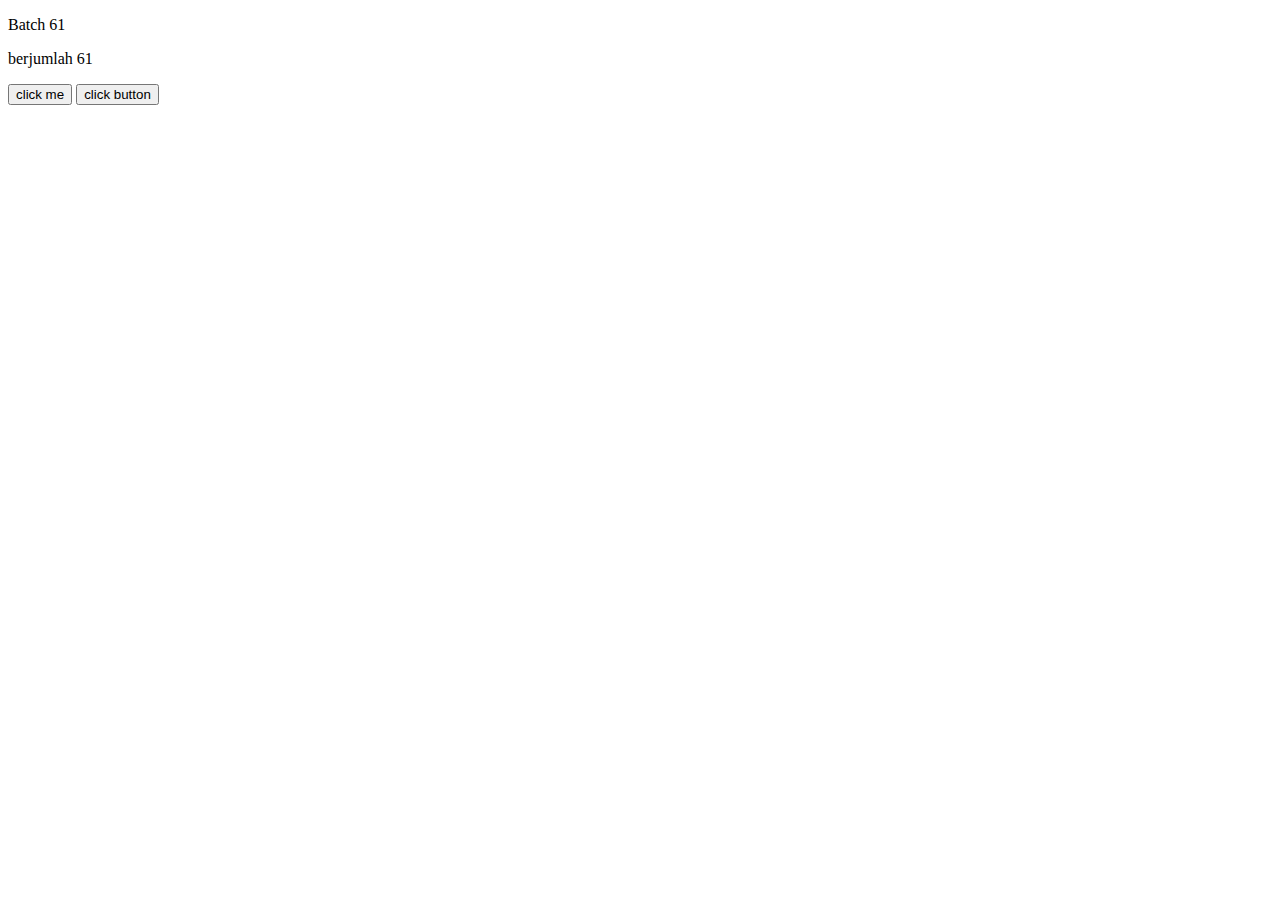
<file: index.html>
<!DOCTYPE html>
<html lang="en">
<head>
    <meta charset="UTF-8">
    <meta name="viewport" content="width=device-width, initial-scale=1.0">
    <title>Document</title>
</head>
<body>
    <p>Batch 61</p>
    <p>berjumlah 61</p>
    <button>click me</button>
    <button>click button</button>
</body>
</html>
</file>
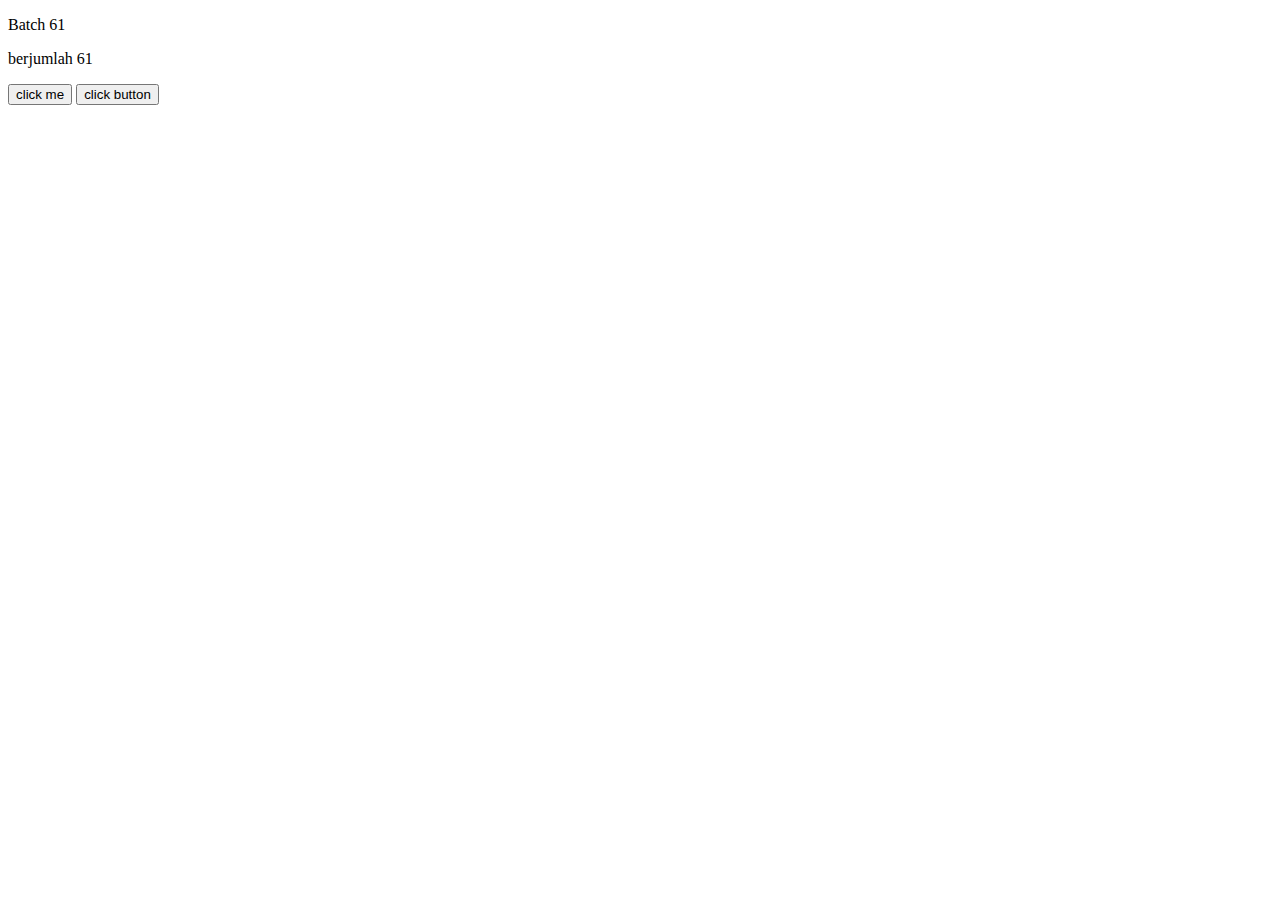
<file: Day 1/index.html>
<!DOCTYPE html>
<html lang="en">
<head>
    <meta charset="UTF-8">
    <meta name="viewport" content="width=device-width, initial-scale=1.0">
    <title>Document</title>
</head>
<body>
    <p>Batch 61</p>
    <p>berjumlah 61</p>
    <button>click me</button>
    <button>click button</button>
</body>
</html>
</file>
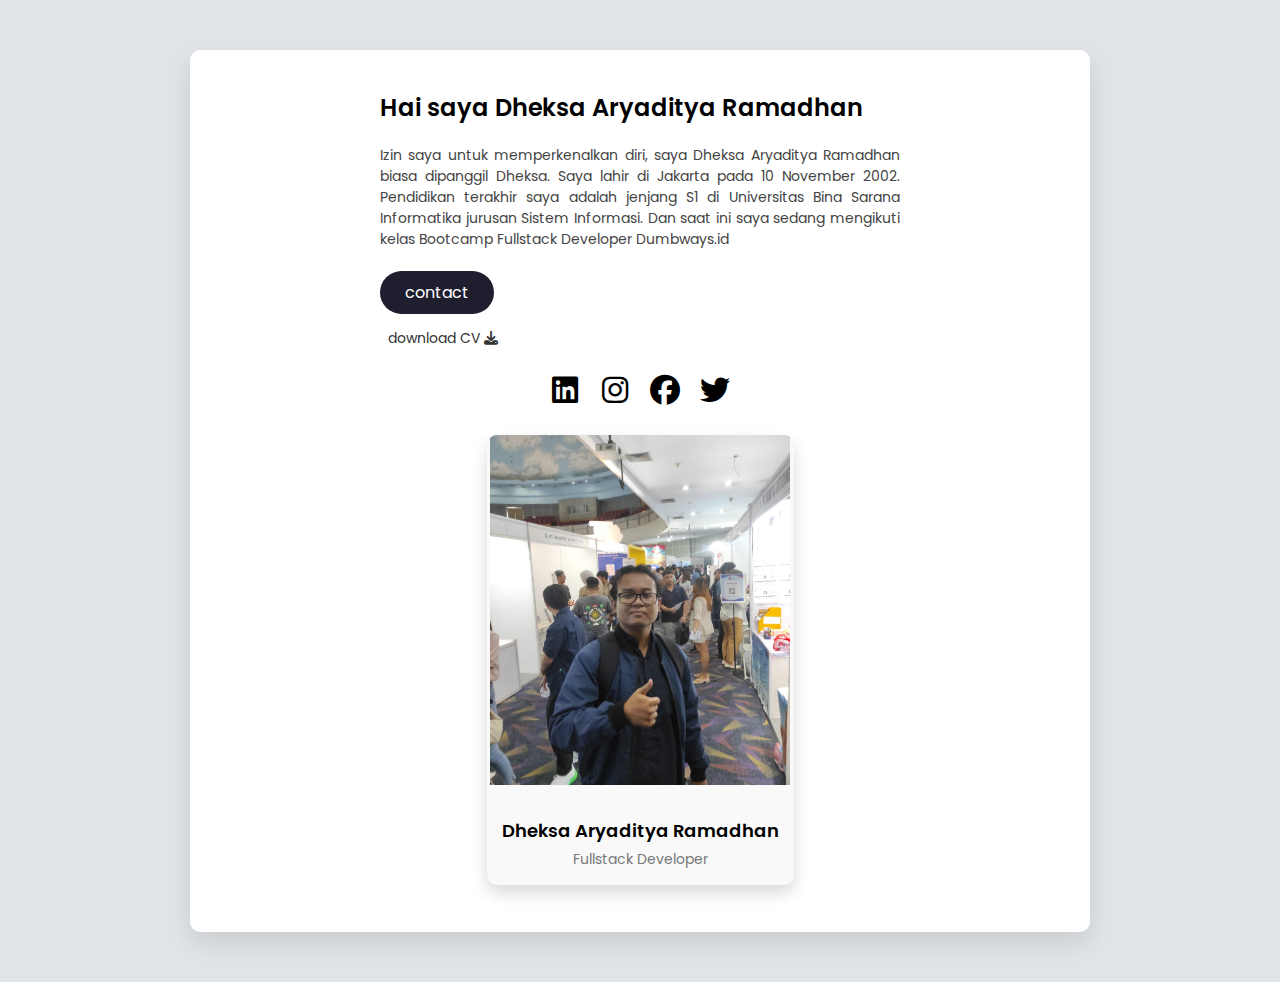
<file: task-day1.html>
<!DOCTYPE html>
<html lang="en">
<head>
  <meta charset="UTF-8" />
  <meta name="viewport" content="width=device-width, initial-scale=1.0"/>
  <title>Task Day 1</title>
  <link rel="stylesheet" href="style.css" />
  <link rel="preconnect" href="https://fonts.googleapis.com">
  <link rel="stylesheet" href="https://cdnjs.cloudflare.com/ajax/libs/font-awesome/6.5.0/css/all.min.css">
</head>
<body>
  <div class="container">
    <section class="intro">
      <h2>Hai saya Dheksa Aryaditya Ramadhan</h2>
      <p>
        Izin saya untuk memperkenalkan diri, saya Dheksa Aryaditya Ramadhan biasa dipanggil Dheksa. Saya lahir di Jakarta pada 10 November 2002. Pendidikan terakhir saya adalah jenjang S1 di Universitas Bina Sarana Informatika jurusan Sistem Informasi. Dan saat ini saya sedang mengikuti kelas Bootcamp Fullstack Developer Dumbways.id 
      </p>
      <div class="buttons">
        <a href="#" class="btn">contact</a>
      </div>
      <div>  
        <a href="#" download class="download">
        download CV <i class="fa-solid fa-download"></i>
      </a>
      </div>
      <div class="social-icons">
        <a href="#"><i class="fab fa-linkedin"></i></a>
        <a href="#"><i class="fab fa-instagram"></i></a>
        <a href="#"><i class="fab fa-facebook"></i></a>
        <a href="#"><i class="fab fa-twitter"></i></a>
      </div>
    </section>

    <section class="profile-card">
      <img src="WhatsApp Image 2024-11-01 at 18.25.47_157a935e.jpg" alt="Dheksa Aryaditya Ramadhan" />
      <div class="profile-info">
        <h2>Dheksa Aryaditya Ramadhan</h2>
        <p>Fullstack Developer</p>
      </div>
    </section>
  </div>
</body>
</html>
</file>
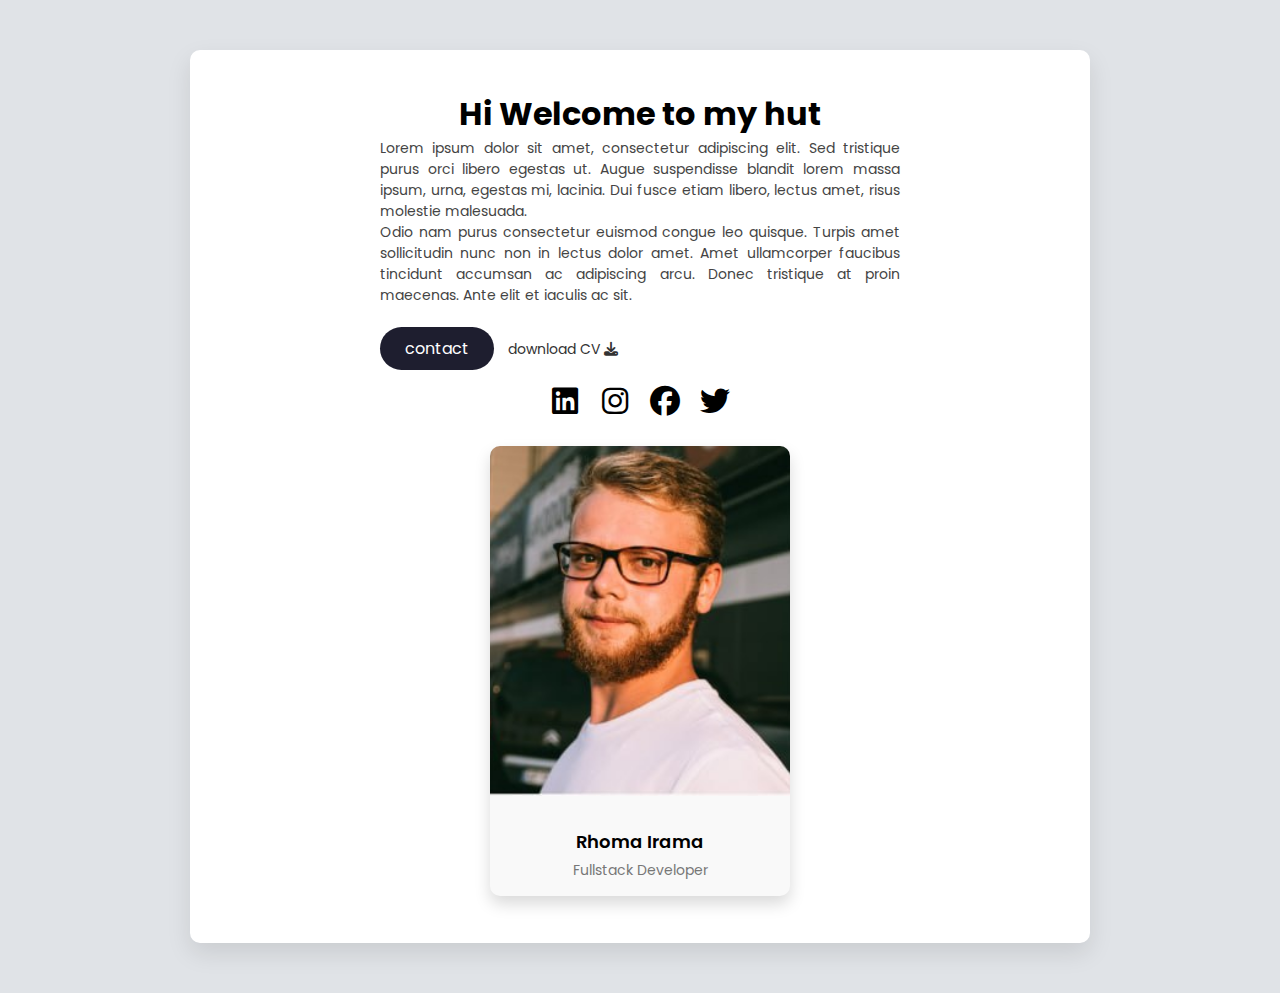
<file: task.html>
<!DOCTYPE html>
<html lang="en">
<head>
  <meta charset="UTF-8" />
  <meta name="viewport" content="width=device-width, initial-scale=1.0"/>
  <title>My Portfolio</title>
  <link rel="stylesheet" href="style.css" />
  <link rel="preconnect" href="https://fonts.googleapis.com">
  <link rel="stylesheet" href="https://cdnjs.cloudflare.com/ajax/libs/font-awesome/6.5.0/css/all.min.css">
</head>
<body>
  <div class="container">
    <section class="intro">
      <h1>Hi Welcome to my hut</h1>
      <p>
        Lorem ipsum dolor sit amet, consectetur adipiscing elit. Sed tristique purus orci libero egestas ut.
        Augue suspendisse blandit lorem massa ipsum, urna, egestas mi, lacinia. Dui fusce etiam libero,
        lectus amet, risus molestie malesuada.
      </p>
      <p>
        Odio nam purus consectetur euismod congue leo quisque. Turpis amet sollicitudin nunc non in lectus dolor amet.
        Amet ullamcorper faucibus tincidunt accumsan ac adipiscing arcu. Donec tristique at proin maecenas.
        Ante elit et iaculis ac sit.
      </p>
      <div class="buttons">
        <a href="#contact" class="btn">contact</a>
        <a href="CV.pdf" download class="download">
          download CV <i class="fa-solid fa-download"></i>
        </a>
      </div>
      <div class="social-icons">
        <a href="#"><i class="fab fa-linkedin"></i></a>
        <a href="#"><i class="fab fa-instagram"></i></a>
        <a href="#"><i class="fab fa-facebook"></i></a>
        <a href="#"><i class="fab fa-twitter"></i></a>
      </div>
    </section>

    <section class="profile-card">
      <img src="profile.jpg" alt="Rhoma Irama" />
      <div class="profile-info">
        <h2>Rhoma Irama</h2>
        <p>Fullstack Developer</p>
      </div>
    </section>
  </div>
</body>
</html>
</file>
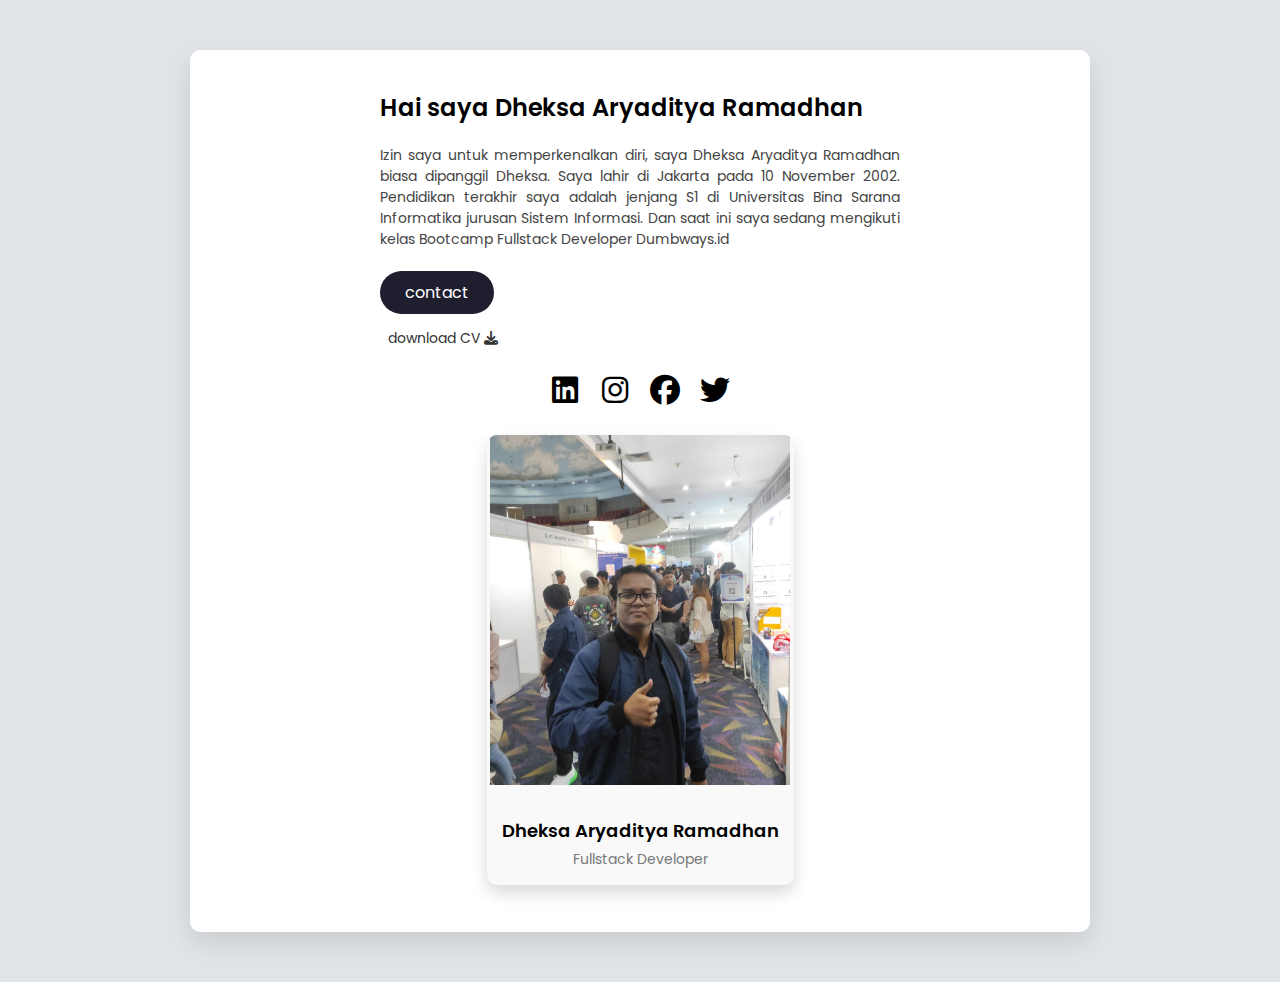
<file: Day 1/task-day1.html>
<!DOCTYPE html>
<html lang="en">
<head>
  <meta charset="UTF-8" />
  <meta name="viewport" content="width=device-width, initial-scale=1.0"/>
  <title>Task Day 1</title>
  <link rel="stylesheet" href="style.css" />
  <link rel="preconnect" href="https://fonts.googleapis.com">
  <link rel="stylesheet" href="https://cdnjs.cloudflare.com/ajax/libs/font-awesome/6.5.0/css/all.min.css">
</head>
<body>
  <div class="container">
    <section class="intro">
      <h2>Hai saya Dheksa Aryaditya Ramadhan</h2>
      <p>
        Izin saya untuk memperkenalkan diri, saya Dheksa Aryaditya Ramadhan biasa dipanggil Dheksa. Saya lahir di Jakarta pada 10 November 2002. Pendidikan terakhir saya adalah jenjang S1 di Universitas Bina Sarana Informatika jurusan Sistem Informasi. Dan saat ini saya sedang mengikuti kelas Bootcamp Fullstack Developer Dumbways.id 
      </p>
      <div class="buttons">
        <a href="#" class="btn">contact</a>
      </div>
      <div>  
        <a href="#" download class="download">
        download CV <i class="fa-solid fa-download"></i>
      </a>
      </div>
      <div class="social-icons">
        <a href="#"><i class="fab fa-linkedin"></i></a>
        <a href="#"><i class="fab fa-instagram"></i></a>
        <a href="#"><i class="fab fa-facebook"></i></a>
        <a href="#"><i class="fab fa-twitter"></i></a>
      </div>
    </section>

    <section class="profile-card">
      <img src="WhatsApp Image 2024-11-01 at 18.25.47_157a935e.jpg" alt="Dheksa Aryaditya Ramadhan" />
      <div class="profile-info">
        <h2>Dheksa Aryaditya Ramadhan</h2>
        <p>Fullstack Developer</p>
      </div>
    </section>
  </div>
</body>
</html>
</file>
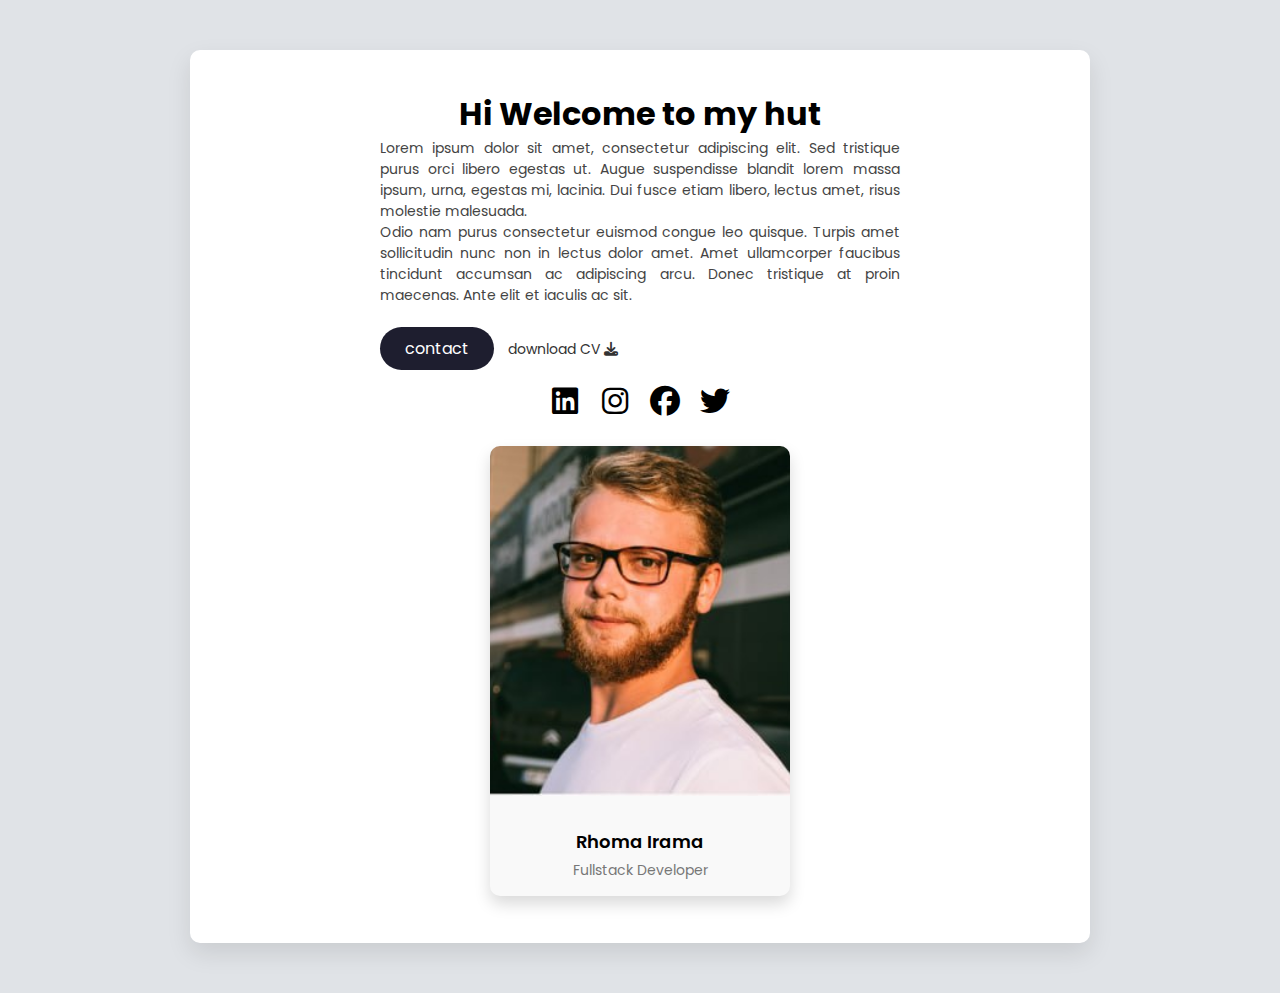
<file: Day 1/task.html>
<!DOCTYPE html>
<html lang="en">
<head>
  <meta charset="UTF-8" />
  <meta name="viewport" content="width=device-width, initial-scale=1.0"/>
  <title>My Portfolio</title>
  <link rel="stylesheet" href="style.css" />
  <link rel="preconnect" href="https://fonts.googleapis.com">
  <link rel="stylesheet" href="https://cdnjs.cloudflare.com/ajax/libs/font-awesome/6.5.0/css/all.min.css">
</head>
<body>
  <div class="container">
    <section class="intro">
      <h1>Hi Welcome to my hut</h1>
      <p>
        Lorem ipsum dolor sit amet, consectetur adipiscing elit. Sed tristique purus orci libero egestas ut.
        Augue suspendisse blandit lorem massa ipsum, urna, egestas mi, lacinia. Dui fusce etiam libero,
        lectus amet, risus molestie malesuada.
      </p>
      <p>
        Odio nam purus consectetur euismod congue leo quisque. Turpis amet sollicitudin nunc non in lectus dolor amet.
        Amet ullamcorper faucibus tincidunt accumsan ac adipiscing arcu. Donec tristique at proin maecenas.
        Ante elit et iaculis ac sit.
      </p>
      <div class="buttons">
        <a href="#contact" class="btn">contact</a>
        <a href="CV.pdf" download class="download">
          download CV <i class="fa-solid fa-download"></i>
        </a>
      </div>
      <div class="social-icons">
        <a href="#"><i class="fab fa-linkedin"></i></a>
        <a href="#"><i class="fab fa-instagram"></i></a>
        <a href="#"><i class="fab fa-facebook"></i></a>
        <a href="#"><i class="fab fa-twitter"></i></a>
      </div>
    </section>

    <section class="profile-card">
      <img src="profile.jpg" alt="Rhoma Irama" />
      <div class="profile-info">
        <h2>Rhoma Irama</h2>
        <p>Fullstack Developer</p>
      </div>
    </section>
  </div>
</body>
</html>
</file>
<file: style.css>
@import url('https://fonts.googleapis.com/css2?family=Poppins:wght@400;600&display=swap');

* {
  margin: 0;
  padding: 0;
  box-sizing: border-box;
}

body {
  font-family: 'Poppins', sans-serif;
  background: #e0e3e7;
  display: flex;
  justify-content: center;
  padding: 50px;
}

.container {
  background: white;
  border-radius: 10px;
  padding: 40px;
  box-shadow: 0 10px 25px rgba(0,0,0,0.1);
  max-width: 900px;
  width: 100%;
  text-align: center;
}

.intro h2 {
  font-size: 24px;
  margin-left: 150px;
  margin-bottom: 20px;
  font-weight: 600;
  text-align: justify;
}

.intro p {
  font-size: 14px;
  color: #444;
  text-align: justify;
  margin-left: 150px;
  margin-right: 150px;
}

.buttons {
  margin: 20px 0;
  margin-top: 30px;
  margin-left: 150px;
  text-align: justify;
}

.btn {
  background-color: #1e1e2f;
  color: white;
  padding: 10px 25px;
  border-radius: 25px;
  text-decoration: none;
  margin-right: 10px;
}

.download {
  text-decoration: none;
  text-align: justify;
  color: #333;
  font-size: 14px;
  margin-right: 395px;
}

.social-icons {
  gap: 20px;
  display: flex;
  margin-top: 25px;
  justify-content: center;
  align-content: center;
}

.social-icons a {
  text-decoration: 0;
  color: black;
  background-color: white;
  border-radius: 50px;
  display: flex;
  align-items: center;
  justify-content: center;
  width: 30px;
  height: 30px;
  gap: 20px;
  color: #000;
  font-size: 30px;
}

.profile-card {
  margin-top: 30px;
  display: inline-block;
  background: #f9f9f9;
  border-radius: 10px;
  overflow: hidden;
  box-shadow: 0 8px 16px rgba(0,0,0,0.15);
}

.profile-card img {
  width: 300px;
  height: 350px;
  object-fit: cover;
}

.profile-info {
  padding: 15px;
}

.profile-info h2 {
  margin: 10px 0 5px;
  font-size: 18px;
  font-weight: 600;
}

.profile-info p {
  font-size: 14px;
  color: #777;
}
</file>
<file: Day 1/style.css>
@import url('https://fonts.googleapis.com/css2?family=Poppins:wght@400;600&display=swap');

* {
  margin: 0;
  padding: 0;
  box-sizing: border-box;
}

body {
  font-family: 'Poppins', sans-serif;
  background: #e0e3e7;
  display: flex;
  justify-content: center;
  padding: 50px;
}

.container {
  background: white;
  border-radius: 10px;
  padding: 40px;
  box-shadow: 0 10px 25px rgba(0,0,0,0.1);
  max-width: 900px;
  width: 100%;
  text-align: center;
}

.intro h2 {
  font-size: 24px;
  margin-left: 150px;
  margin-bottom: 20px;
  font-weight: 600;
  text-align: justify;
}

.intro p {
  font-size: 14px;
  color: #444;
  text-align: justify;
  margin-left: 150px;
  margin-right: 150px;
}

.buttons {
  margin: 20px 0;
  margin-top: 30px;
  margin-left: 150px;
  text-align: justify;
}

.btn {
  background-color: #1e1e2f;
  color: white;
  padding: 10px 25px;
  border-radius: 25px;
  text-decoration: none;
  margin-right: 10px;
}

.download {
  text-decoration: none;
  text-align: justify;
  color: #333;
  font-size: 14px;
  margin-right: 395px;
}

.social-icons {
  gap: 20px;
  display: flex;
  margin-top: 25px;
  justify-content: center;
  align-content: center;
}

.social-icons a {
  text-decoration: 0;
  color: black;
  background-color: white;
  border-radius: 50px;
  display: flex;
  align-items: center;
  justify-content: center;
  width: 30px;
  height: 30px;
  gap: 20px;
  color: #000;
  font-size: 30px;
}

.profile-card {
  margin-top: 30px;
  display: inline-block;
  background: #f9f9f9;
  border-radius: 10px;
  overflow: hidden;
  box-shadow: 0 8px 16px rgba(0,0,0,0.15);
}

.profile-card img {
  width: 300px;
  height: 350px;
  object-fit: cover;
}

.profile-info {
  padding: 15px;
}

.profile-info h2 {
  margin: 10px 0 5px;
  font-size: 18px;
  font-weight: 600;
}

.profile-info p {
  font-size: 14px;
  color: #777;
}
</file>
